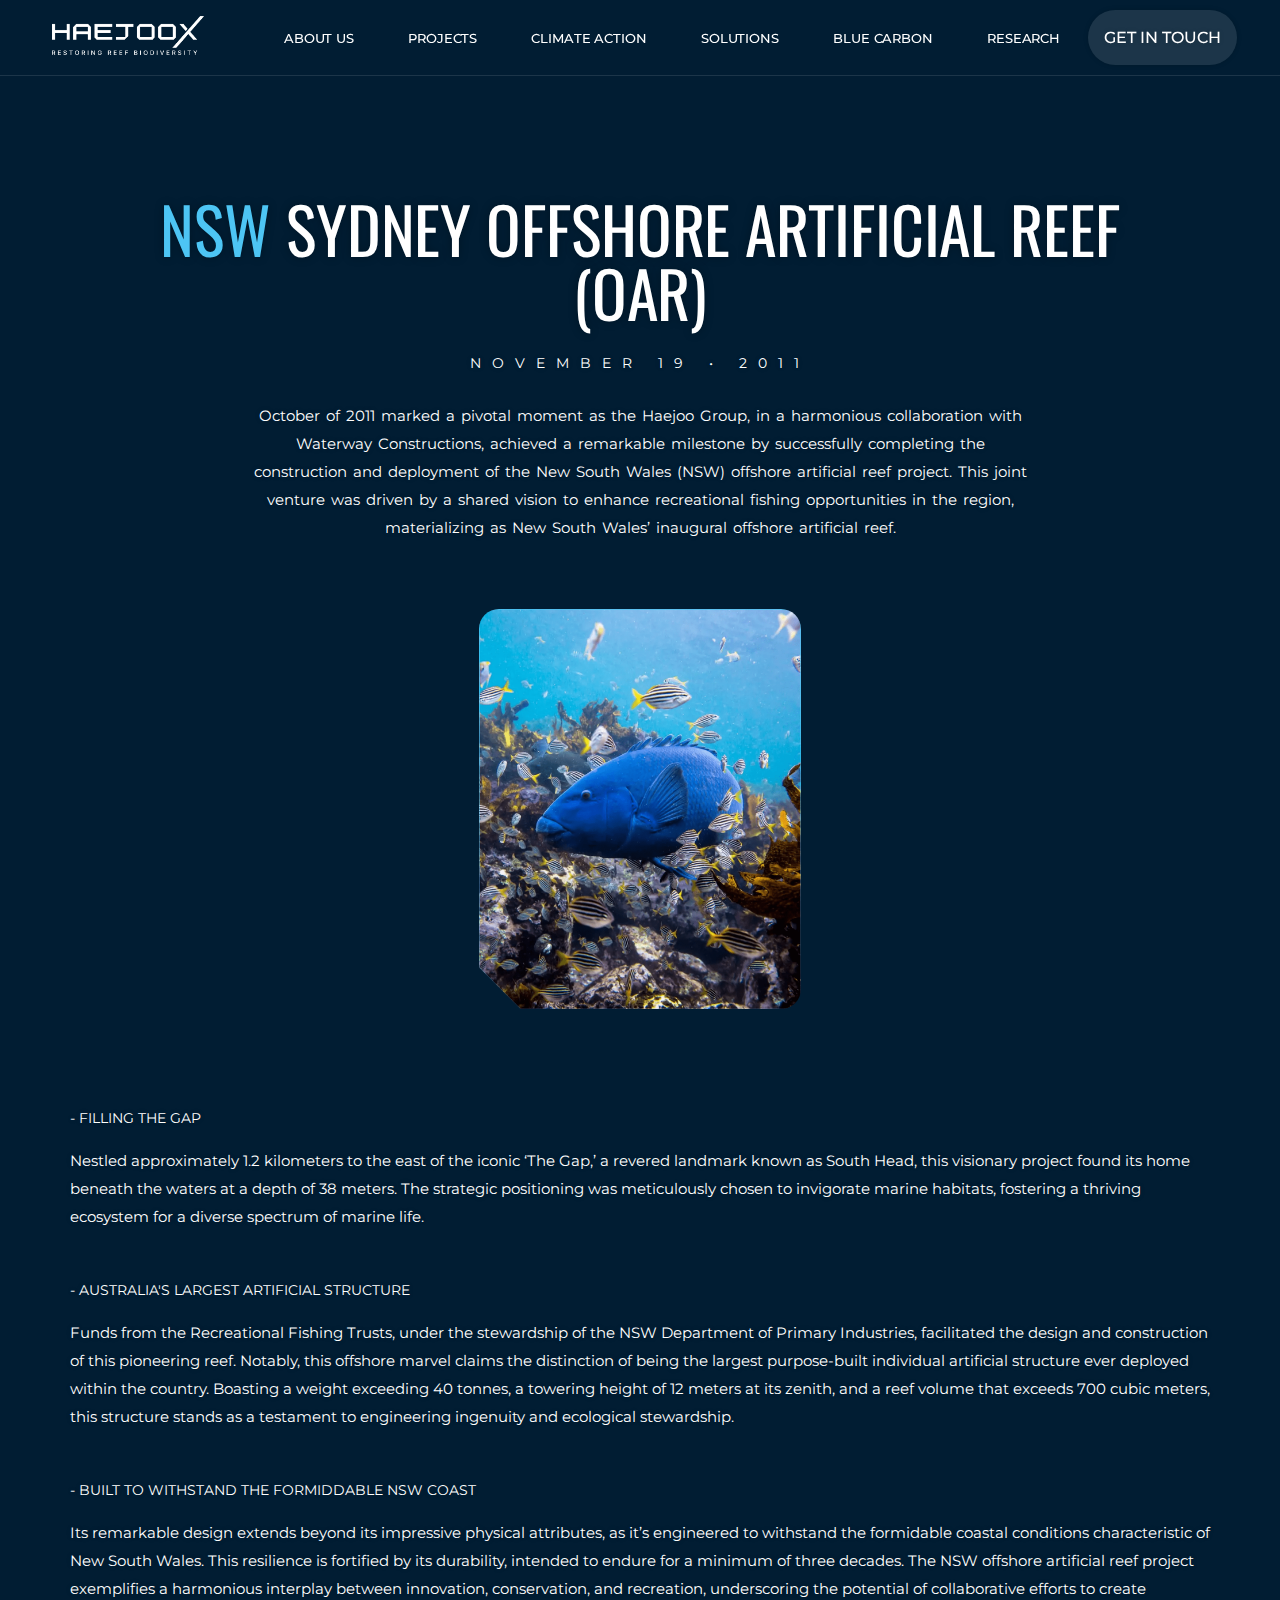
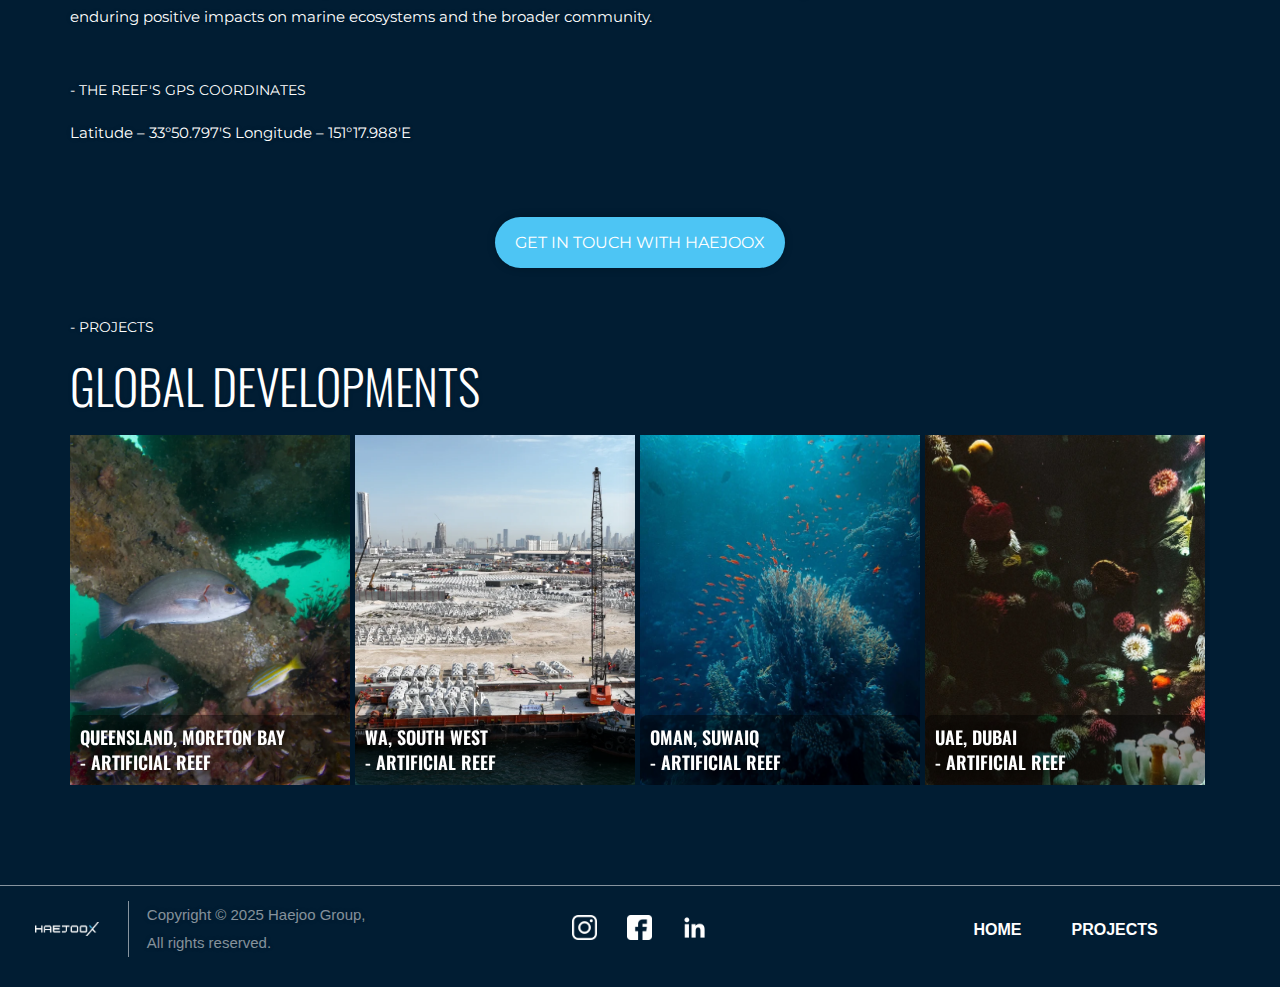
<file: projects/nsw-sydney-artificial-reef.html>
<!DOCTYPE html>
<html lang="en">

<head>
  <meta charset="UTF-8">
  <meta name="viewport" content="width=device-width, initial-scale=1.0">
  <title>Haejoox</title>
  <link rel="preconnect" href="https://fonts.googleapis.com">
  <link rel="preconnect" href="https://fonts.gstatic.com" crossorigin>
  <link href="https://fonts.googleapis.com/css2?family=Montserrat:ital,wght@0,100..900;1,100..900&family=Oswald:wght@200..700&display=swap" rel="stylesheet">
  <link rel="icon" href="/images/favicon.jpg" type="image/jpeg">
  <link href="/css/style.css" rel="stylesheet">
  <link rel="stylesheet" href="https://cdn.jsdelivr.net/npm/swiper@11/swiper-bundle.min.css" />
  <script src="https://cdn.jsdelivr.net/npm/swiper@11/swiper-bundle.min.js"></script>
</head>

<body class="projects">
  <header class="main-header">
    <div class="header-logo">
      <a href="/"><img src="/images/HAEJOOX-Logo.png" alt="Haejoox Logo"></a>
    </div>

    <!-- ✅ Hamburger button (only shows on mobile) -->
    <div class="hamburger" id="hamburger">
      <span></span>
      <span></span>
      <span></span>
    </div>

    <nav class="main-navigation" id="mobileMenu">
      <ul>
        <li><a href="/#about" class="active">About Us</a></li>
        <li><a href="/#project">Projects</a></li>
        <li><a href="/#climate">Climate Action</a></li>
        <li><a href="/#solutions">Solutions</a></li>
        <li><a href="/#blue">Blue Carbon</a></li>
        <li><a href="/#research">Research</a></li>
      </ul>
    </nav>

    <div class="header-btn">
      <a href="/#contact">Get in touch</a>
    </div>
  </header>

  <main class="main-content">
    <section class="hero-section">
      <div class="container">
        <div class="hero-content flex-column">
          <div class="hero-heading2">
            <h1><span class="blue-color">NSW</span> SYDNEY OFFSHORE Artificial reef (OAR)</h1>
            <h2 class="small-heading">November 19 • 2011</h2>
            <p>October of 2011 marked a pivotal moment as the Haejoo Group, in a harmonious collaboration with Waterway Constructions, achieved a remarkable milestone by successfully completing the construction and deployment of the New South Wales (NSW) offshore artificial reef project. This joint venture was driven by a shared vision to enhance recreational fishing opportunities in the region, materializing as New South Wales’ inaugural offshore artificial reef.</p>

          </div>
        </div>
      </div>
    </section>
    <section class="project-image">
      <div class="container">
        <div class="hero-content flex-column">
          <img src="/images/blog.webp" alt="Haejoox Logo">
        </div>
      </div>
    </section>
    <section class="project-blog">
      <div class="container">
        <div class="project-content flex-column ">
          <h2 class="small-heading">- FILLING THE GAP</h2>
          <p>Nestled approximately 1.2 kilometers to the east of the iconic ‘The Gap,’ a revered landmark known as South Head, this visionary project found its home beneath the waters at a depth of 38 meters. The strategic positioning was meticulously chosen to invigorate marine habitats, fostering a thriving ecosystem for a diverse spectrum of marine life.

          </p>
        </div>
      </div>
    </section>
    <section class="project-blog">
      <div class="container">
        <div class="project-content flex-column ">
          <h2 class="small-heading">- AUSTRALIA'S LARGEST ARTIFICIAL STRUCTURE</h2>
          <p>Funds from the Recreational Fishing Trusts, under the stewardship of the NSW Department of Primary Industries, facilitated the design and construction of this pioneering reef. Notably, this offshore marvel claims the distinction of being the largest purpose-built individual artificial structure ever deployed within the country. Boasting a weight exceeding 40 tonnes, a towering height of 12 meters at its zenith, and a reef volume that exceeds 700 cubic meters, this structure stands as a testament to engineering ingenuity and ecological stewardship.</p>
        </div>
      </div>
    </section>
    <section class="project-blog">
      <div class="container">
        <div class="project-content flex-column ">
          <h2 class="small-heading">- BUILT TO WITHSTAND THE FORMIDDABLE NSW COAST</h2>
          <p>Its remarkable design extends beyond its impressive physical attributes, as it’s engineered to withstand the formidable coastal conditions characteristic of New South Wales. This resilience is fortified by its durability, intended to endure for a minimum of three decades. The NSW offshore artificial reef project exemplifies a harmonious interplay between innovation, conservation, and recreation, underscoring the potential of collaborative efforts to create enduring positive impacts on marine ecosystems and the broader community.</p>
        </div>
      </div>
    </section>
    <section class="project-blog">
      <div class="container">
        <div class="project-content flex-column ">
          <h2 class="small-heading">- The Reef's GPS COORDINATES</h2>
          <p>Latitude – 33°50.797′S Longitude – 151°17.988′E</p>
          <div class="projects-btn">
            <a href="/#contact">GET IN TOUCH WITH HAEjOOX</a>
          </div>
        </div>
      </div>
    </section>
    <section class="project" id="project">
      <div class="container">
        <div class="project-content flex-column">
          <h2 class="small-heading">- Projects</h2>
          <h3 class="large-heading">GLOBAL DEVELOPMENTS</h3>

          <!-- ✅ Swiper Container -->
          <div class="swiper myProjectSlider">
            <div class="swiper-wrapper">

              <div class="swiper-slide">
                <a href="/projects/queensland-moreton-bay-artificial-reef.html" class="card">
                  <h2 class="card-head">QUEENSLAND, MORETON BAY <br> - ARTIFICIAL REEF</h2>
                </a>
              </div>

              <div class="swiper-slide">
                <a href="/projects/wa-south-west-artificial-reef.html" class="card">
                  <h2 class="card-head">WA, South West <br> - ARTIFICIAL REEF</h2>
                </a>
              </div>

              <div class="swiper-slide">
                <a href="/projects/oman-suwaiq-artificial-reef.html" class="card">
                  <h2 class="card-head">Oman, Suwaiq <br> - ARTIFICIAL REEF</h2>
                </a>
              </div>

              <div class="swiper-slide">
                <a href="/projects/uae-dubai-artificial-reef.html" class="card">
                  <h2 class="card-head">UAE, Dubai<br> - ARTIFICIAL REEF</h2>
                </a>
              </div>

            </div>

          </div>
        </div>
      </div>
    </section>
  </main>
  <footer class="main-footer">
    <div class="footer-copyright">
      <div class="footer-logo">
        <a href="/"><img src="/images/main-logo.png" alt="Haejoox Logo"></a>
      </div>
      <div class="copyright-text">
        <p>Copyright © 2025 Haejoo Group,
          <br>All rights reserved.
        </p>
      </div>
    </div>
    <div class="social-icon">
      <a href="https://www.instagram.com/haejoox/" target="_blank" rel="noopener noreferrer"><img src="/images/instagram.png" alt="social"></a>
      <a href="https://www.facebook.com/haejoox" target="_blank" rel="noopener noreferrer"><img src="/images/facebook.png" alt="social"></a>
      <a href="https://www.linkedin.com/company/haejoox/" target="_blank" rel="noopener noreferrer"><img src="/images/linkedin-new.png" alt="social"></a>
    </div>
    <div class="nav-bar">
      <nav class="main-navigation2">
        <ul>
          <li><a href="/">Home</a></li>
          <li><a href="/#project">Projects</a></li>
        </ul>
      </nav>
    </div>
  </footer>
  <script>
    const hamburger = document.getElementById("hamburger");
    const mobileMenu = document.getElementById("mobileMenu");
    hamburger.addEventListener("click", () => {
      hamburger.classList.toggle("active");
      mobileMenu.classList.toggle("active");
    });
  </script>

</body>

</html>
</file>
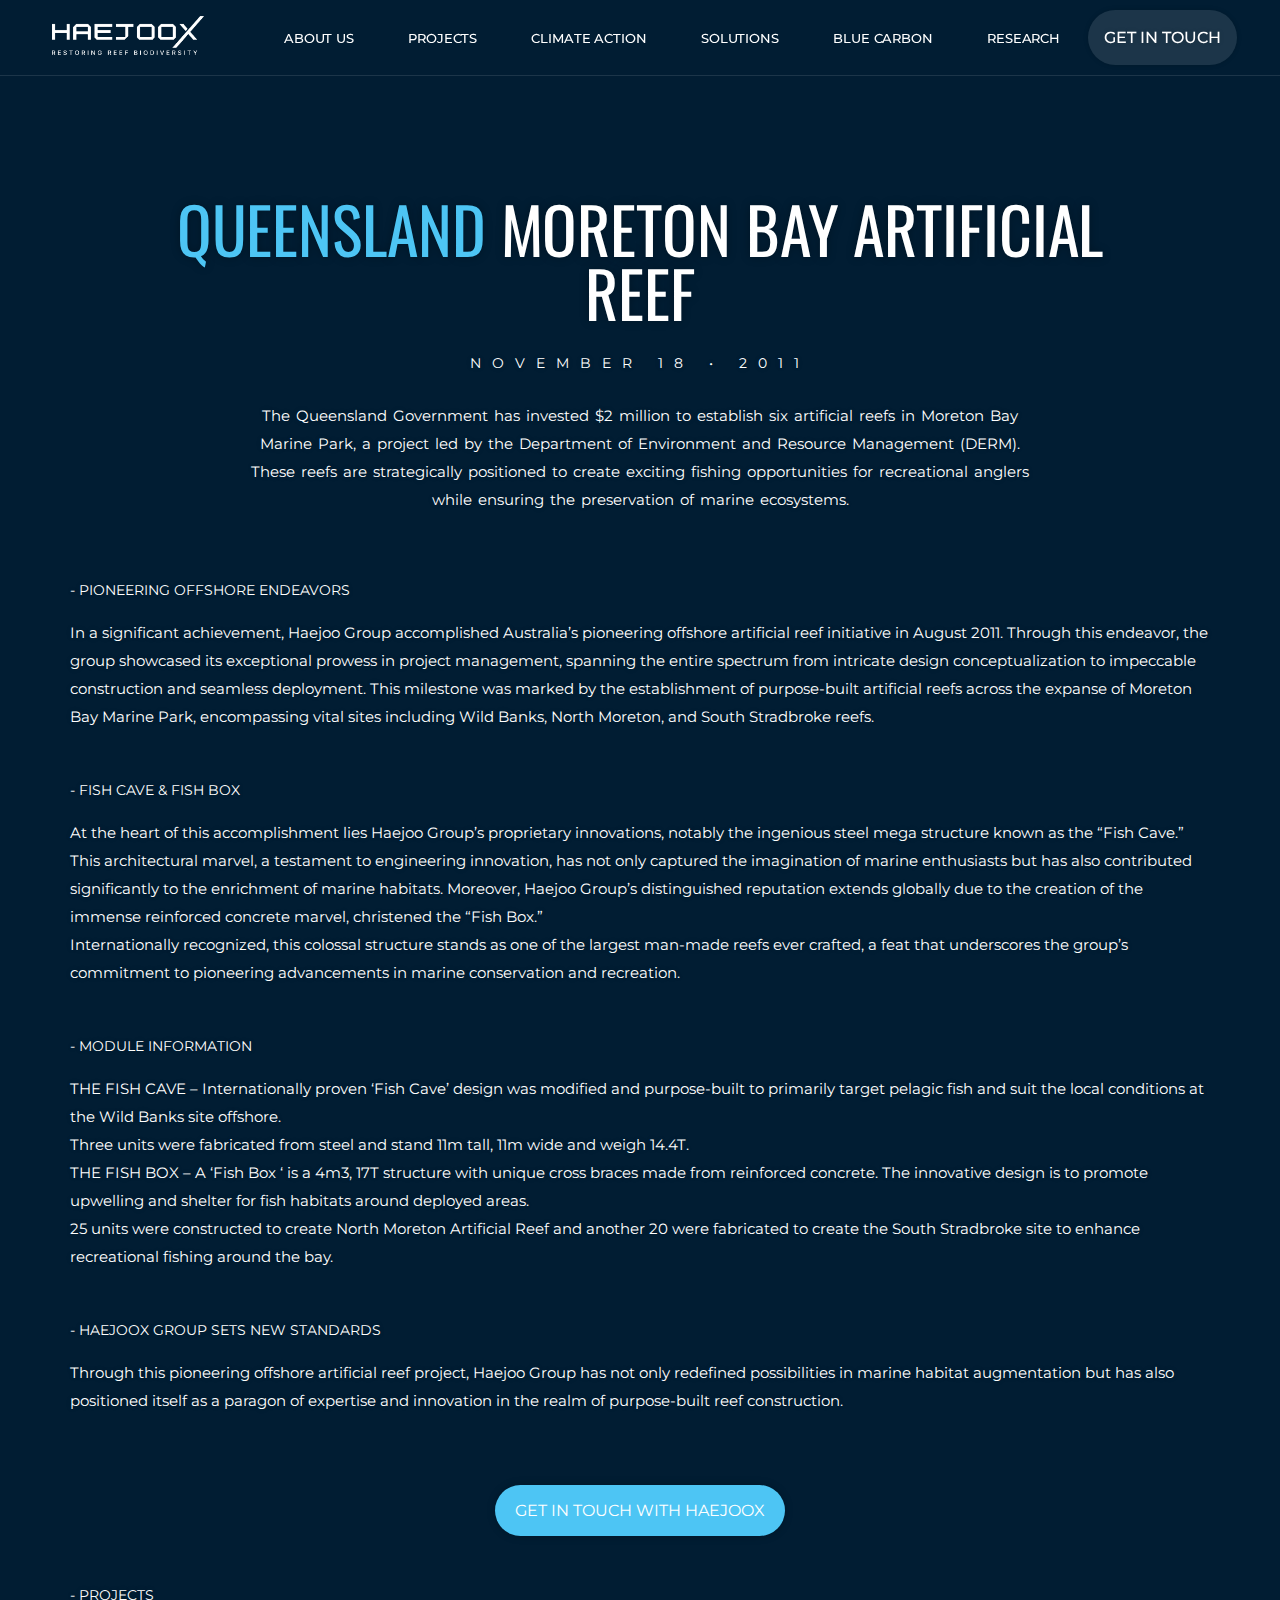
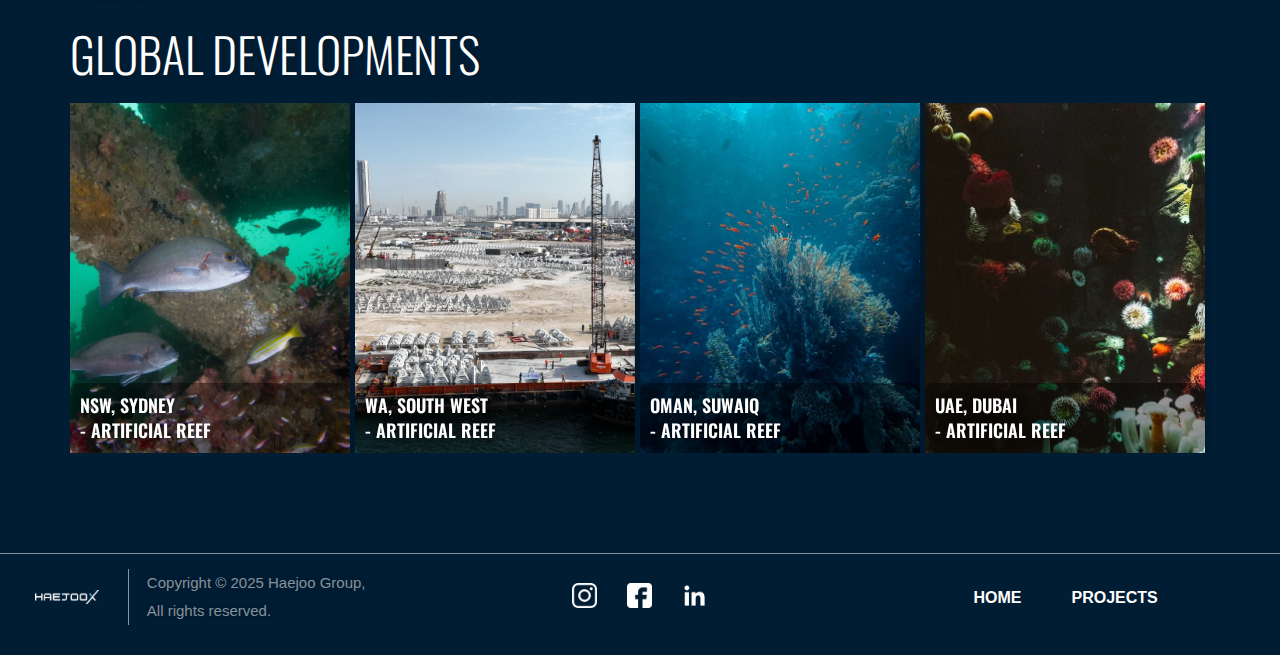
<file: projects/queensland-moreton-bay-artificial-reef.html>
<!DOCTYPE html>
<html lang="en">

<head>
  <meta charset="UTF-8">
  <meta name="viewport" content="width=device-width, initial-scale=1.0">
  <title>Haejoox</title>
  <link rel="preconnect" href="https://fonts.googleapis.com">
  <link rel="preconnect" href="https://fonts.gstatic.com" crossorigin>
  <link href="https://fonts.googleapis.com/css2?family=Montserrat:ital,wght@0,100..900;1,100..900&family=Oswald:wght@200..700&display=swap" rel="stylesheet">
  <link rel="icon" href="/images/favicon.jpg" type="image/jpeg">
  <link href="/css/style.css" rel="stylesheet">
  <link rel="stylesheet" href="https://cdn.jsdelivr.net/npm/swiper@11/swiper-bundle.min.css" />
  <script src="https://cdn.jsdelivr.net/npm/swiper@11/swiper-bundle.min.js"></script>
</head>

<body class="projects">
  <header class="main-header">
    <div class="header-logo">
      <a href="/"><img src="/images/HAEJOOX-Logo.png" alt="Haejoox Logo"></a>
    </div>

    <!-- ✅ Hamburger button (only shows on mobile) -->
    <div class="hamburger" id="hamburger">
      <span></span>
      <span></span>
      <span></span>
    </div>

    <nav class="main-navigation" id="mobileMenu">
      <ul>
        <li><a href="/#about" class="active">About Us</a></li>
        <li><a href="/#project">Projects</a></li>
        <li><a href="/#climate">Climate Action</a></li>
        <li><a href="/#solutions">Solutions</a></li>
        <li><a href="/#blue">Blue Carbon</a></li>
        <li><a href="/#research">Research</a></li>
      </ul>
    </nav>

    <div class="header-btn">
      <a href="/#contact">Get in touch</a>
    </div>
  </header>
  <main class="main-content">
    <section class="hero-section">
      <div class="container">
        <div class="hero-content flex-column">
          <div class="hero-heading2">
            <h1><span class="blue-color">Queensland</span> Moreton Bay Artificial reef</h1>
            <h2 class="small-heading">November 18 • 2011</h2>
            <p>The Queensland Government has invested $2 million to establish six artificial reefs in Moreton Bay Marine Park, a project led by the Department of Environment and Resource Management (DERM). These reefs are strategically positioned to create exciting fishing opportunities for recreational anglers while ensuring the preservation of marine ecosystems.</p>
          </div>
        </div>
      </div>
    </section>
    <section class="project-blog">
      <div class="container">
        <div class="project-content flex-column ">
          <h2 class="small-heading">- PIONEERING OFFSHORE ENDEAVORS</h2>
          <p>In a significant achievement, Haejoo Group accomplished Australia’s pioneering offshore artificial reef initiative in August 2011. Through this endeavor, the group showcased its exceptional prowess in project management, spanning the entire spectrum from intricate design conceptualization to impeccable construction and seamless deployment. This milestone was marked by the establishment of purpose-built artificial reefs across the expanse of Moreton Bay Marine Park, encompassing vital sites including Wild Banks, North Moreton, and South Stradbroke reefs.</p>
        </div>
      </div>
    </section>
    <section class="project-blog">
      <div class="container">
        <div class="project-content flex-column ">
          <h2 class="small-heading">- FISH CAVE & FISH BOX</h2>
          <p>At the heart of this accomplishment lies Haejoo Group’s proprietary innovations, notably the ingenious steel mega structure known as the “Fish Cave.” This architectural marvel, a testament to engineering innovation, has not only captured the imagination of marine enthusiasts but has also contributed significantly to the enrichment of marine habitats. Moreover, Haejoo Group’s distinguished reputation extends globally due to the creation of the immense reinforced concrete marvel, christened the “Fish Box.” <br>Internationally recognized, this colossal structure stands as one of the largest man-made reefs ever crafted, a feat that underscores the group’s commitment to pioneering advancements in marine conservation and recreation.</p>
        </div>
      </div>
    </section>
    <section class="project-blog">
      <div class="container">
        <div class="project-content flex-column ">
          <h2 class="small-heading">- MODULE INFORMATION</h2>
          <p>THE FISH CAVE – Internationally proven ‘Fish Cave’ design was modified and purpose-built to primarily target pelagic fish and suit the local conditions at the Wild Banks site offshore.<br> Three units were fabricated from steel and stand 11m tall, 11m wide and weigh 14.4T. <br>THE FISH BOX – A ‘Fish Box ‘ is a 4m3, 17T structure with unique cross braces made from reinforced concrete. The innovative design is to promote upwelling and shelter for fish habitats around deployed areas. <br>25 units were constructed to create North Moreton Artificial Reef and another 20 were fabricated to create the South Stradbroke site to enhance recreational fishing around the bay.</p>
        </div>

      </div>
    </section>
    <section class="project-blog">
      <div class="container">
        <div class="project-content flex-column ">
          <h2 class="small-heading">- HaejooX Group Sets New Standards</h2>
          <p>Through this pioneering offshore artificial reef project, Haejoo Group has not only redefined possibilities in marine habitat augmentation but has also positioned itself as a paragon of expertise and innovation in the realm of purpose-built reef construction.</p>
          <div class="projects-btn">
            <a href="/#contact">GET IN TOUCH WITH HAEjOOX</a>
          </div>
        </div>
      </div>
    </section>
    <section class="project" id="project">
      <div class="container">
        <div class="project-content flex-column">
          <h2 class="small-heading">- Projects</h2>
          <h3 class="large-heading">GLOBAL DEVELOPMENTS</h3>

          <!-- ✅ Swiper Container -->
          <div class="swiper myProjectSlider">
            <div class="swiper-wrapper">

              <div class="swiper-slide">
                <a href="/projects/nsw-sydney-artificial-reef.html" class="card">
                  <h2 class="card-head">NSW, SYDNEY <br> - ARTIFICIAL REEF</h2>
                </a>
              </div>

              <div class="swiper-slide">
                <a href="/projects/wa-south-west-artificial-reef.html" class="card">
                  <h2 class="card-head">WA, South West <br> - ARTIFICIAL REEF</h2>
                </a>
              </div>

              <div class="swiper-slide">
                <a href="/projects/oman-suwaiq-artificial-reef.html" class="card">
                  <h2 class="card-head">Oman, Suwaiq <br> - ARTIFICIAL REEF</h2>
                </a>
              </div>

              <div class="swiper-slide">
                <a href="/projects/uae-dubai-artificial-reef.html" class="card">
                  <h2 class="card-head">UAE, Dubai<br> - ARTIFICIAL REEF</h2>
                </a>
              </div>

            </div>
          </div>
        </div>
      </div>
    </section>
  </main>
  <footer class="main-footer">
    <div class="footer-copyright">
      <div class="footer-logo">
        <a href="/"><img src="/images/main-logo.png" alt="Haejoox Logo"></a>
      </div>
      <div class="copyright-text">
        <p>Copyright © 2025 Haejoo Group,
          <br>All rights reserved.
        </p>
      </div>
    </div>
    <div class="social-icon">
      <a href="https://www.instagram.com/haejoox/" target="_blank" rel="noopener noreferrer"><img src="/images/instagram.png" alt="social"></a>
      <a href="https://www.facebook.com/haejoox" target="_blank" rel="noopener noreferrer"><img src="/images/facebook.png" alt="social"></a>
      <a href="https://www.linkedin.com/company/haejoox/" target="_blank" rel="noopener noreferrer"><img src="/images/linkedin-new.png" alt="social"></a>
    </div>
    <div class="nav-bar">
      <nav class="main-navigation2">
        <ul>
          <li><a href="/">Home</a></li>
          <li><a href="/#project">Projects</a></li>
        </ul>
      </nav>
    </div>
  </footer>
  <script>
    const hamburger = document.getElementById("hamburger");
    const mobileMenu = document.getElementById("mobileMenu");
    hamburger.addEventListener("click", () => {
      hamburger.classList.toggle("active");
      mobileMenu.classList.toggle("active");
    });
  </script>
</body>

</html>
</file>
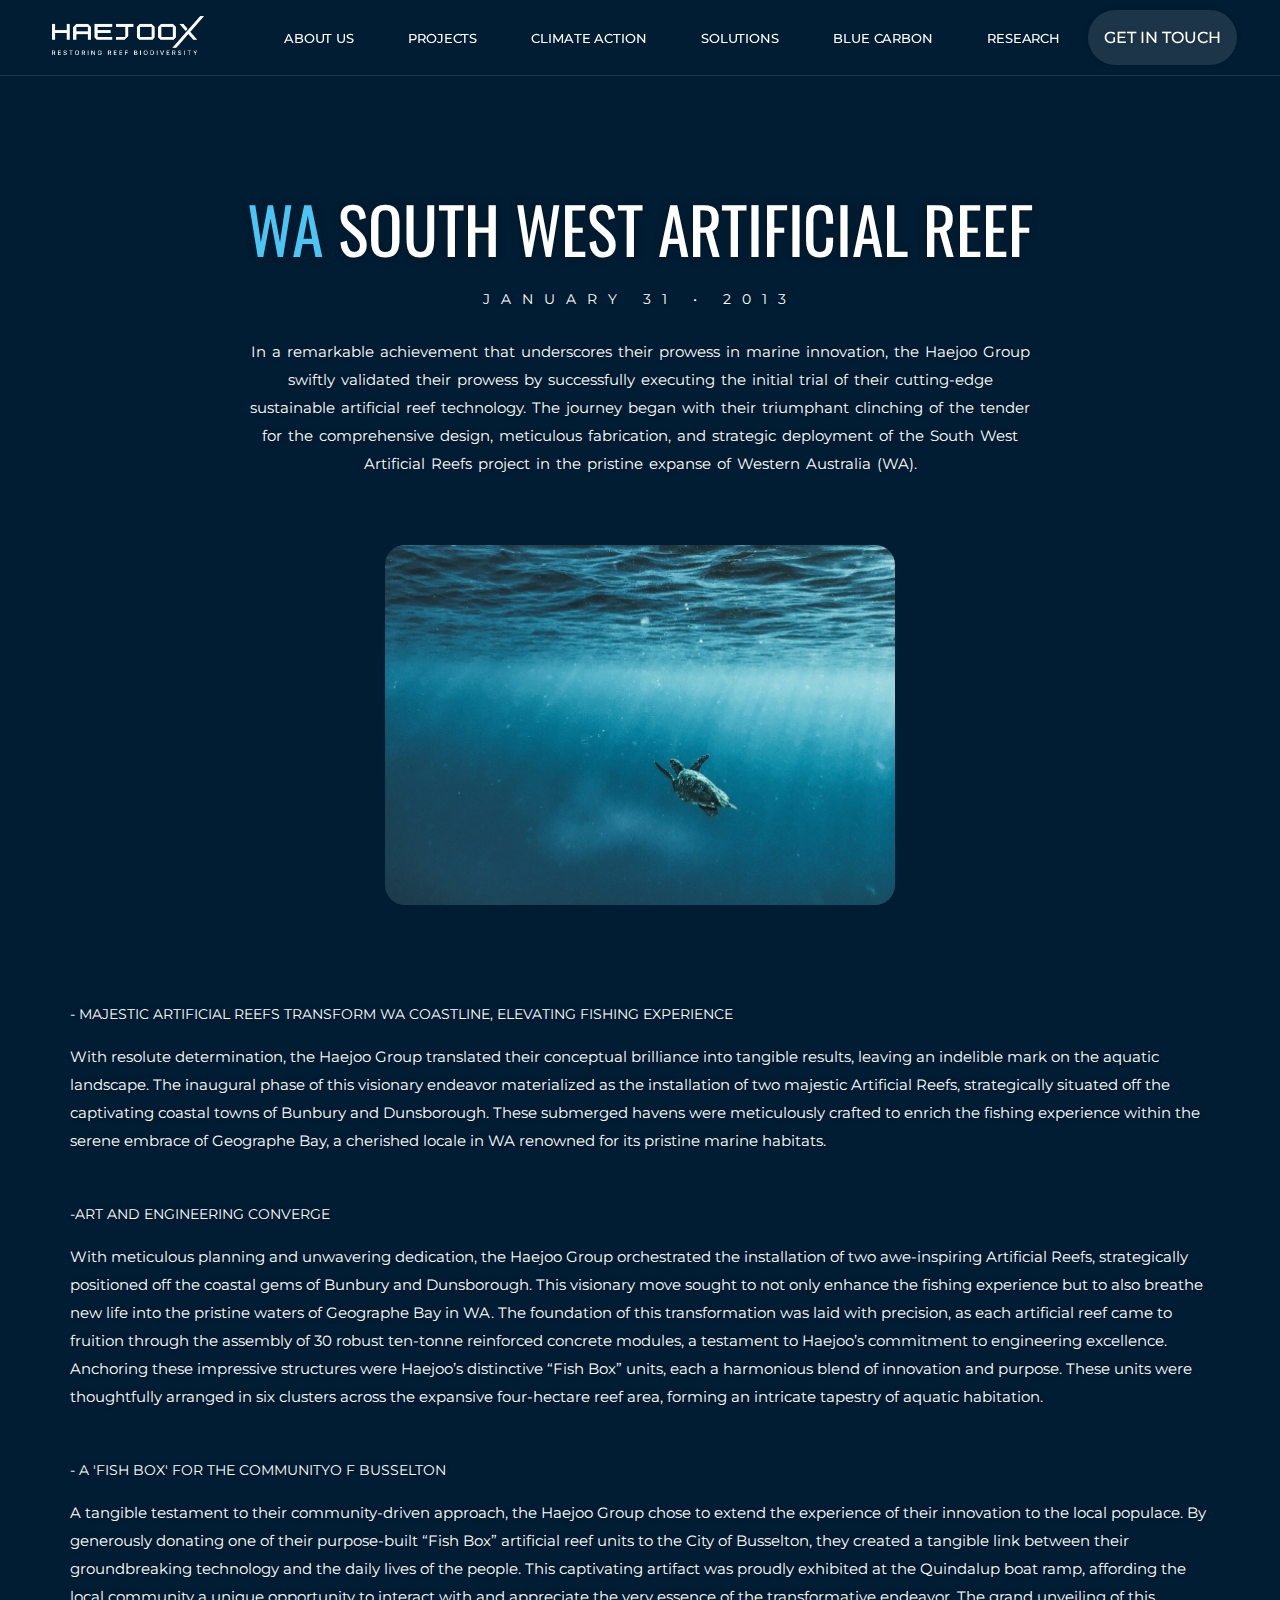
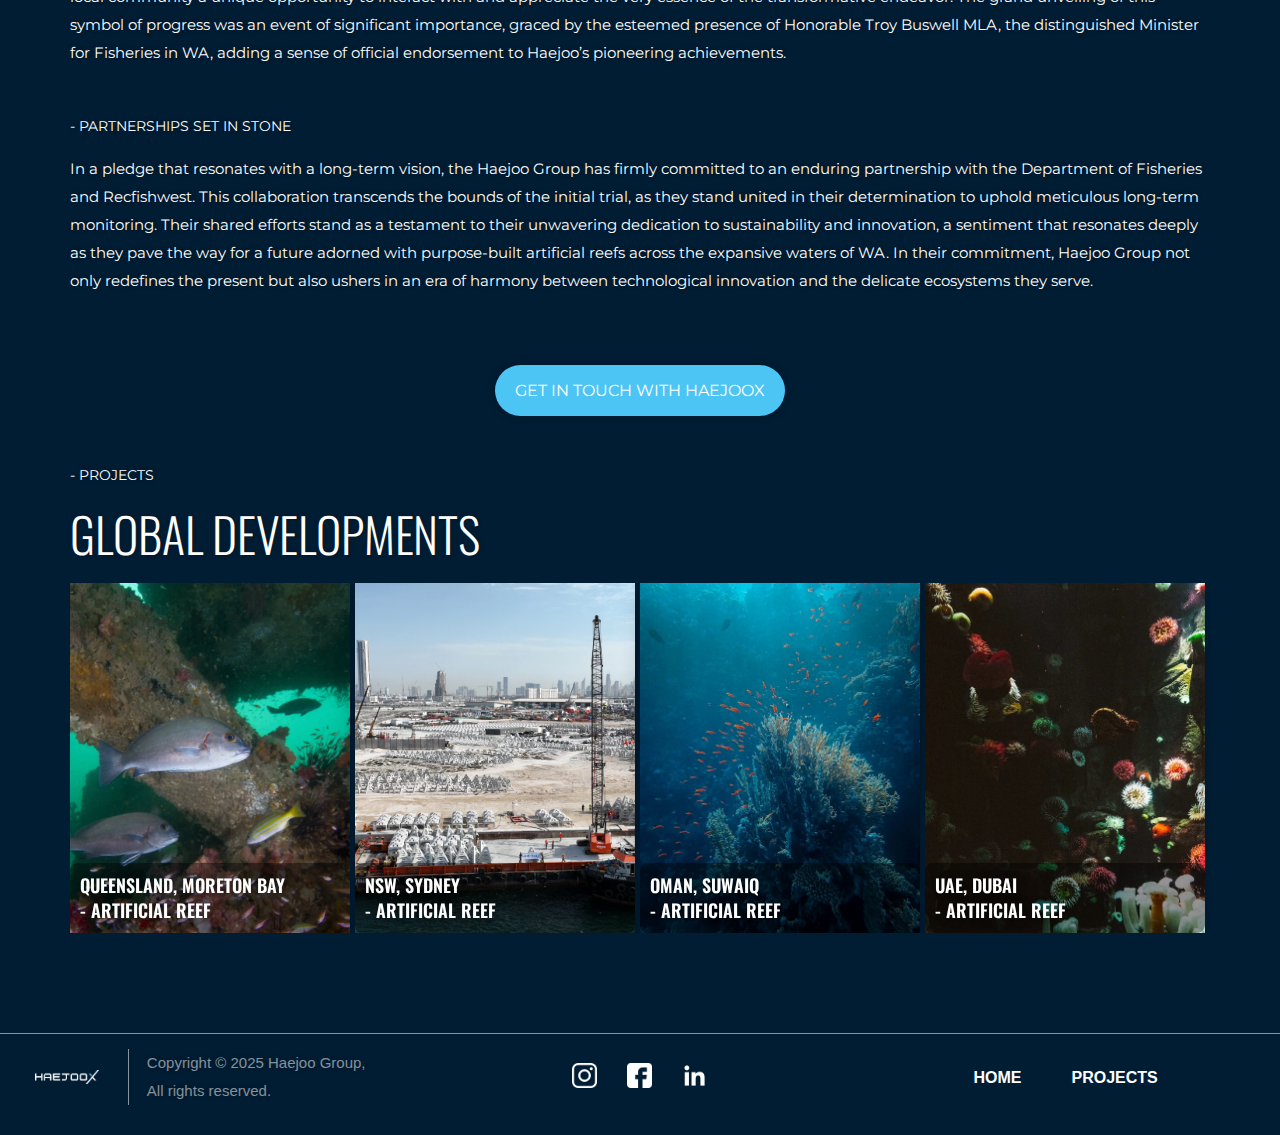
<file: projects/wa-south-west-artificial-reef.html>
<!DOCTYPE html>
<html lang="en">

<head>
  <meta charset="UTF-8">
  <meta name="viewport" content="width=device-width, initial-scale=1.0">
  <title>Haejoox</title>
  <link rel="preconnect" href="https://fonts.googleapis.com">
  <link rel="preconnect" href="https://fonts.gstatic.com" crossorigin>
  <link href="https://fonts.googleapis.com/css2?family=Montserrat:ital,wght@0,100..900;1,100..900&family=Oswald:wght@200..700&display=swap" rel="stylesheet">
  <link rel="icon" href="/images/favicon.jpg" type="image/jpeg">
  <link href="/css/style.css" rel="stylesheet">
  <link rel="stylesheet" href="https://cdn.jsdelivr.net/npm/swiper@11/swiper-bundle.min.css" />
  <script src="https://cdn.jsdelivr.net/npm/swiper@11/swiper-bundle.min.js"></script>
</head>

<body class="projects">
  <header class="main-header">
    <div class="header-logo">
      <a href="/"><img src="/images/HAEJOOX-Logo.png" alt="Haejoox Logo"></a>
    </div>

    <!-- ✅ Hamburger button (only shows on mobile) -->
    <div class="hamburger" id="hamburger">
      <span></span>
      <span></span>
      <span></span>
    </div>

    <nav class="main-navigation" id="mobileMenu">
      <ul>
        <li><a href="/#about" class="active">About Us</a></li>
        <li><a href="/#project">Projects</a></li>
        <li><a href="/#climate">Climate Action</a></li>
        <li><a href="/#solutions">Solutions</a></li>
        <li><a href="/#blue">Blue Carbon</a></li>
        <li><a href="/#research">Research</a></li>
      </ul>
    </nav>

    <div class="header-btn">
      <a href="/#contact">Get in touch</a>
    </div>
  </header>
  <main class="main-content">
    <section class="hero-section">
      <div class="container">
        <div class="hero-content flex-column">
          <div class="hero-heading2">
            <h1><span class="blue-color">WA</span> SOUTH WEST Artificial reef</h1>
            <h2 class="small-heading">January 31 • 2013</h2>
            <p>In a remarkable achievement that underscores their prowess in marine innovation, the Haejoo Group swiftly validated their prowess by successfully executing the initial trial of their cutting-edge sustainable artificial reef technology. The journey began with their triumphant clinching of the tender for the comprehensive design, meticulous fabrication, and strategic deployment of the South West Artificial Reefs project in the pristine expanse of Western Australia (WA).</p>
          </div>
        </div>
      </div>
    </section>
    <section class="project-image">
      <div class="container">
        <div class="hero-content flex-column" id="important">
          <img src="/images/WA-banner.jpg" alt="Haejoox Logo">
        </div>
      </div>
    </section>
    <section class="project-blog">
      <div class="container">
        <div class="project-content flex-column ">
          <h2 class="small-heading">- Majestic Artificial Reefs Transform WA Coastline, Elevating Fishing Experience</h2>
          <p>With resolute determination, the Haejoo Group translated their conceptual brilliance into tangible results, leaving an indelible mark on the aquatic landscape. The inaugural phase of this visionary endeavor materialized as the installation of two majestic Artificial Reefs, strategically situated off the captivating coastal towns of Bunbury and Dunsborough. These submerged havens were meticulously crafted to enrich the fishing experience within the serene embrace of Geographe Bay, a cherished locale in WA renowned for its pristine marine habitats.</p>
        </div>
      </div>
    </section>
    <section class="project-blog">
      <div class="container">
        <div class="project-content flex-column ">
          <h2 class="small-heading">-Art and Engineering Converge</h2>
          <p>With meticulous planning and unwavering dedication, the Haejoo Group orchestrated the installation of two awe-inspiring Artificial Reefs, strategically positioned off the coastal gems of Bunbury and Dunsborough. This visionary move sought to not only enhance the fishing experience but to also breathe new life into the pristine waters of Geographe Bay in WA. The foundation of this transformation was laid with precision, as each artificial reef came to fruition through the assembly of 30 robust ten-tonne reinforced concrete modules, a testament to Haejoo’s commitment to engineering excellence. Anchoring these impressive structures were Haejoo’s distinctive “Fish Box” units, each a harmonious blend of innovation and purpose. These units were thoughtfully arranged in six clusters across the expansive four-hectare reef area, forming an intricate tapestry of aquatic habitation.</p>
        </div>
      </div>
    </section>
    <section class="project-blog">
      <div class="container">
        <div class="project-content flex-column ">
          <h2 class="small-heading">- A 'FISH BOX' for the communityo f BUSSELTON</h2>
          <p>A tangible testament to their community-driven approach, the Haejoo Group chose to extend the experience of their innovation to the local populace. By generously donating one of their purpose-built “Fish Box” artificial reef units to the City of Busselton, they created a tangible link between their groundbreaking technology and the daily lives of the people. This captivating artifact was proudly exhibited at the Quindalup boat ramp, affording the local community a unique opportunity to interact with and appreciate the very essence of the transformative endeavor. The grand unveiling of this symbol of progress was an event of significant importance, graced by the esteemed presence of Honorable Troy Buswell MLA, the distinguished Minister for Fisheries in WA, adding a sense of official endorsement to Haejoo’s pioneering achievements.</p>
        </div>
      </div>
    </section>
    <section class="project-blog">
      <div class="container">
        <div class="project-content flex-column ">
          <h2 class="small-heading">- PARTNERSHIPS SET IN STONE</h2>
          <p>In a pledge that resonates with a long-term vision, the Haejoo Group has firmly committed to an enduring partnership with the Department of Fisheries and Recfishwest. This collaboration transcends the bounds of the initial trial, as they stand united in their determination to uphold meticulous long-term monitoring. Their shared efforts stand as a testament to their unwavering dedication to sustainability and innovation, a sentiment that resonates deeply as they pave the way for a future adorned with purpose-built artificial reefs across the expansive waters of WA. In their commitment, Haejoo Group not only redefines the present but also ushers in an era of harmony between technological innovation and the delicate ecosystems they serve.

          </p>
          <div class="projects-btn">
            <a href="/#contact">GET IN TOUCH WITH HAEjOOX</a>
          </div>
        </div>
      </div>
    </section>

    <section class="project" id="project">
      <div class="container">
        <div class="project-content flex-column">
          <h2 class="small-heading">- Projects</h2>
          <h3 class="large-heading">GLOBAL DEVELOPMENTS</h3>

          <!-- ✅ Swiper Container -->
          <div class="swiper myProjectSlider">
            <div class="swiper-wrapper">

              <div class="swiper-slide">
                <a href="/projects/queensland-moreton-bay-artificial-reef.html" class="card">
                  <h2 class="card-head">QUEENSLAND, MORETON BAY <br> - ARTIFICIAL REEF</h2>
                </a>
              </div>

              <div class="swiper-slide">
                <a href="/projects/nsw-sydney-artificial-reef.html" class="card">
                  <h2 class="card-head">NSW, SYDNEY <br> - ARTIFICIAL REEF</h2>
                </a>
              </div>

              <div class="swiper-slide">
                <a href="/projects/oman-suwaiq-artificial-reef.html" class="card">
                  <h2 class="card-head">Oman, Suwaiq <br> - ARTIFICIAL REEF</h2>
                </a>
              </div>

              <div class="swiper-slide">
                <a href="/projects/uae-dubai-artificial-reef.html" class="card">
                  <h2 class="card-head">UAE, Dubai<br> - ARTIFICIAL REEF</h2>
                </a>
              </div>

            </div>
          </div>
        </div>
      </div>
    </section>
  </main>

  <footer class="main-footer">
    <div class="footer-copyright">
      <div class="footer-logo">
        <a href="/"><img src="/images/main-logo.png" alt="Haejoox Logo"></a>
      </div>
      <div class="copyright-text">
        <p>Copyright © 2025 Haejoo Group,
          <br>All rights reserved.
        </p>
      </div>
    </div>
    <div class="social-icon">
      <a href="https://www.instagram.com/haejoox/" target="_blank" rel="noopener noreferrer"><img src="/images/instagram.png" alt="social"></a>
      <a href="https://www.facebook.com/haejoox" target="_blank" rel="noopener noreferrer"><img src="/images/facebook.png" alt="social"></a>
      <a href="https://www.linkedin.com/company/haejoox/" target="_blank" rel="noopener noreferrer"><img src="/images/linkedin-new.png" alt="social"></a>
    </div>
    <div class="nav-bar">
      <nav class="main-navigation2">
        <ul>
          <li><a href="/">Home</a></li>
          <li><a href="/#project">Projects</a></li>
        </ul>
      </nav>
    </div>
  </footer>
  <script>
    const hamburger = document.getElementById("hamburger");
    const mobileMenu = document.getElementById("mobileMenu");
    hamburger.addEventListener("click", () => {
      hamburger.classList.toggle("active");
      mobileMenu.classList.toggle("active");
    });
  </script>

</body>

</html>
</file>
<file: css/style.css>
html {
  -webkit-box-sizing: border-box;
  -moz-box-sizing: border-box;
  box-sizing: border-box;
  scroll-behavior: smooth;
}

*,
*:before,
*:after {
  -webkit-box-sizing: inherit;
  -moz-box-sizing: inherit;
  box-sizing: inherit;
}
html,
body {
  padding: 0px;
  margin: 0px;
}
body {
  background-color: #011d33;
  background-image: url("../images/body-background.webp");
  background-repeat: no-repeat;
  background-size: cover;
  font-family: "Montserrat", sans-serif;
  color: #fff;
}
body.projects {
  background-color: #011d33 !important;
  background-image: none;
}
h1,
h2,
h3,
h4,
h5,
h6,
p,
ul {
  margin: 0;
  padding: 0;
}
p {
  font-size: 15px;
  font-weight: 400;
  line-height: 28px;
  text-shadow: 0px 0px 5px rgba(0, 0, 0, 0.22);
}
h1,
h2,
h3,
h4,
h5,
h6 {
  font-family: "Oswald", sans-serif;
  font-weight: 400;
}
.container {
  width: 100%;
  max-width: 1140px;
  margin: 0 auto;
}
.flex-row {
  display: flex;
  gap: 80px;
}
.header-logo img {
  width: 50% !important;
}
.flex-column {
  display: flex;
  flex-direction: column;
  gap: 20px;
}
.hero-content {
  display: flex;
  flex-direction: column;
  gap: 20px;
  align-items: center;
}
.column-half {
  width: 50%;
}
.large-heading {
  font-size: 48px;
  font-weight: 300;
  text-transform: uppercase;
  letter-spacing: -0.1px;
  text-shadow: 0px 0px 5px rgba(0, 0, 0, 0.16);
  line-height: 59px;
}
.small-heading {
  font-family: "Montserrat", sans-serif;
  font-size: 14px;
  font-weight: 400;
  text-transform: uppercase;
  letter-spacing: 2%;
  text-shadow: 0px 0px 5px rgba(0, 0, 0, 0.22);
}
header.main-header {
  display: flex;
  align-items: center;
  justify-content: center;
  border-bottom: 1px solid #ffffff1c;
  padding: 10px 0px;
}
header.main-header .header-logo {
  width: 20%;
  text-align: center;
}
header.main-header .main-navigation {
  width: 65%;
}
header.main-header .header-btn {
  width: 15%;
}
.header-logo img {
  width: 38%;
}
.footer-logo img {
  width: 38%;
}
header.main-header .main-navigation ul {
  position: sticky;
  display: flex;
  align-items: center;
  list-style: none;
  justify-content: center;
  padding: 0;
  margin: 0;
}
header.main-header .main-navigation ul li a {
  font-size: 13px;
  font-weight: 500;
  text-transform: uppercase;
  text-decoration: none;
  letter-spacing: -0.1px;
  padding: 13px 12px;
  color: #fff;
}
header.main-header .header-btn a {
  font-size: 16px;
  font-weight: 500;
  text-transform: uppercase;
  text-decoration: none;
  color: #fff;
  text-shadow: 0px 0px 5px rgba(0, 0, 0, 0.16);
  background-color: #ffffff1c;
  border-radius: 53px;
  box-shadow: 0px 0px 5px 0px rgba(0, 0, 0, 0.16);
  padding: 18px 16px;
  display: inline-block;
}
.main-header {
  top: 0;
  width: 100%;
  z-index: 999;
  transition: box-shadow 0.3s ease;
}

.main-header.scrolled {
  box-shadow: 0 4px 10px rgba(0, 0, 0, 0.1);
  background: rgba(1, 1, 1, 0.4);
}

section.hero {
  background-image: url("../images/hero-content-banner.png");
  background-position: center center;
  background-repeat: no-repeat;
  background-size: contain;
  display: flex;
  height: 100vh;
  align-items: center;
}
.hero-content {
  text-align: center;
}
.new-color {
  color: #ffffff00;
  -webkit-text-stroke: 1px #fff;
}
.hero-heading {
  padding: 0px;
  width: 94%;
}
.hero-heading2 {
  margin: 0px 0px -13px 0px;
  padding: 120px 80px 0px 80px;
}
.hero-heading h1 {
  font-size: 64px;
  line-height: 1.3;
  text-transform: uppercase;
  letter-spacing: 3px;
}
.hero-heading2 h1 {
  font-size: 64px;
  letter-spacing: -0.1px;
  text-shadow: 0px 0px 10px rgba(0, 0, 0, 0.3);
  line-height: 1;
  text-transform: uppercase;
}
.hero-btn {
  padding: 20px 0px 0px 0px;
}
.hero-btn a {
  font-size: 14px;
  font-weight: 500;
  text-decoration: none;
  color: #50a9ed;
  background-color: #ffffff;
  border-radius: 100px 100px 100px 100px;
  letter-spacing: 1px;
  padding: 18px 20px 18px 20px;
  display: inline-block;
}
.blue-color {
  color: #4dc5f4;
}
.about {
  padding-top: 300px !important;
}
section.about-section {
  padding: 100px 0px;
}
.about-list-content ul {
  list-style: none;
  counter-reset: my-counter;
  gap: 24px;
}
.about-list-content ul li {
  counter-increment: my-counter;
  position: relative;
  display: flex;
  padding-bottom: 24px;
  border-bottom: 1px solid #ffffff29;
}
.about-list-content ul li::before {
  content: counter(my-counter, decimal-leading-zero);
  color: #ffffff4d;
  font-family: "Oswald", sans-serif;
  font-size: 24px;
  letter-spacing: -0.1px;
  text-shadow: 0px 0px 5px rgba(0, 0, 0, 0.16);
  width: 5%;
  text-align: right;
}
.about-list-content ul li h2 {
  font-size: 24px;
  letter-spacing: -0.1px;
  padding-left: 35px;
  text-transform: uppercase;
  width: 85%;
  font-weight: 300;
}
.about-content {
  padding-top: 20px;
}

.about-text-content h3 span {
  display: block;
}
section.project-section {
  padding: 100px 0px;
}
.projeft-content {
  gap: 10px;
}
.card-head {
  font-size: 20px;
  padding: 10px 18px;
  background-color: #011d33a6;
  text-transform: uppercase;
  width: 100%;
}
.card {
  width: 280px;
  height: 280px;
  display: flex;
  align-items: end;
  margin: 0px !important;
}
.climate,
.solutions,
.blue,
.research,
.video,
.contact,
.project,
.about,
.vertical-gallery {
  padding: 50px 0px;
}
.project {
  padding-bottom: 20px;
}
.solution-btn {
  padding: 20px 0px;
}
.solution-btn a,
.projects-btn a {
  margin-top: 20px;
  padding: 16px 20px;
  font-size: 16px;
  font-weight: 400;
  text-transform: uppercase;
  text-decoration: none;
  border-radius: 32px 32px 32px 32px;
  box-shadow: 0px 0px 8px 0px rgba(0, 0, 0, 0.24);
  background: #011d33;
  color: white;
}

.video-sub {
  max-width: 1140px;
  height: 300px;
}
.main-footer {
  display: flex;
  margin-top: 80px;
  padding: 15px 0px 30px 0px;
  border-top: 1px solid #ffffff87;
}

.footer-copyright {
  display: flex;
  align-items: center;
}
.footer-logo {
  width: 30%;
}
.footer-logo img {
  width: 105%;
  padding: 0px 35px;
}
.copyright-text {
  color: #ffffff87;
  font-family: "TT Lakes Neue", Sans-serif;
  font-size: 14px;
  font-weight: 400;
  line-height: 22px;
  text-shadow: 0px 0px 10px rgba(0, 0, 0, 0.55);
  padding: 0px 0px 0px 18px;
  border-left: 1px solid #ffffff87;
}
.footer-copyright,
.social-icon,
.nav-bar {
  width: 33.3%;
}
.footer-logo a {
  display: flex;
  align-items: center;
}

.main-navigation2 ul {
  gap: 50px;
  display: flex;
  align-items: center;
  justify-content: center;
  list-style: none;
}
.main-navigation2 a {
  font-family: "Monda", Sans-serif;
  font-size: 16px;
  font-weight: 700;
  color: white;
  text-decoration: none;
  text-transform: uppercase;
}
.nav-bar,
.social-icon {
  display: flex;
  justify-content: center;
  align-items: center;
}
.social-icon {
  gap: 30px;
}
.social-icon img {
  width: 25px;
  height: 25px;
}
.projeft-content.flex-row.slick-initialized {
  display: block !important;
}

.projeft-content.flex-row .card {
  margin: 0 10px; /* optional spacing between slides */
}

input[type="text"],
input[type="email"],
textarea {
  margin-top: 20px;
  /* width: 100%; */
  width: 100%;
  border: 0;
  border-bottom: 1px solid #69727d;
  background-color: transparent;
  vertical-align: middle;
  flex-grow: 1;
  padding: 0.5rem 1rem;
}
.submit-btn {
  display: inline-block;
  font-family: "TT Lakes Neue", Sans-serif;
  font-size: 16px;
  font-weight: 500;
  text-decoration: none;
  border-radius: 33px;
  background-color: #ffffff; /* white background */
  color: #000000; /* text color, adjust if needed */
  padding: 12px 30px; /* top/bottom and left/right padding */
  text-align: center;
  cursor: pointer;
  transition: background-color 0.3s, color 0.3s;
}

.submit-btn:hover {
  background-color: #f0f0f0; /* subtle hover effect */
  color: #000000;
}
.contact-content {
  padding-bottom: 30px;
}

/* Mobile & Tablet Responsive */
@media (max-width: 1024px) {
  .container {
    max-width: 90%;
    padding: 0 20px;
  }

  .flex-row {
    flex-direction: column;
    gap: 30px; /* smaller gap for vertical stacking */
  }

  .column-half {
    width: 100%;
  }

  header.main-header {
    flex-direction: column;
    align-items: flex-start;
    padding: 10px 20px;
  }

  header.main-header .header-logo,
  header.main-header .main-navigation,
  header.main-header .header-btn {
    width: 100%;
    text-align: center;
    margin-bottom: 10px;
  }

  .hero-heading {
    padding: 80px 20px 0px 20px;
  }

  .hero-heading h1 {
    font-size: 36px;
    line-height: 44px;
  }

  .hero-btn a {
    padding: 14px 16px;
    font-size: 14px;
  }

  .large-heading {
    font-size: 32px;
    line-height: 40px;
  }

  .card {
    width: 100%;
    height: auto;
    margin-bottom: 20px;
  }

  .card-head {
    font-size: 18px;
    padding: 8px 12px;
  }

  .projeft-content.flex-row.slick-initialized {
    display: block !important;
  }

  input[type="text"],
  input[type="email"],
  textarea {
    padding: 0.5rem 0.75rem;
  }

  .submit-btn {
    width: 100%;
    padding: 12px 0;
  }

  .main-footer {
    flex-direction: column;
    align-items: center;
    text-align: center;
  }

  .footer-copyright,
  .social-icon,
  .nav-bar {
    width: 100%;
    margin-bottom: 10px;
  }

  .copyright-text {
    border-left: none;
    padding-left: 0;
  }
}

@media (max-width: 768px) {
  .hero-heading {
    padding: 60px 15px 0px 15px;
  }

  .hero-heading h1 {
    font-size: 28px;
    line-height: 36px;
  }

  .large-heading {
    font-size: 24px;
    line-height: 32px;
  }

  .small-heading {
    font-size: 12px;
  }

  .flex-row {
    gap: 20px;
  }

  .card-head {
    font-size: 16px;
    padding: 6px 10px;
  }

  .solution-btn a {
    font-size: 14px;
    padding: 12px 18px;
  }
  .climate,
  .solutions,
  .blue,
  .research,
  .video,
  .contact,
  .project,
  .about {
    padding: 20px 0px;
  }

  .spacer-section {
    height: 100px;
  }
}

@media (max-width: 480px) {
  .hero-heading h1 {
    font-size: 22px;
    line-height: 28px;
  }

  .large-heading {
    font-size: 20px;
  }

  .card-head {
    font-size: 14px;
    padding: 5px 8px;
  }

  .hero-btn a,
  .submit-btn {
    font-size: 14px;
    padding: 10px 12px;
  }

  .flex-row {
    gap: 15px;
  }

  header.main-header {
    padding: 10px;
  }

  .container {
    padding: 0 10px;
  }
}

.hero-heading2 {
  display: flex;
  flex-direction: column;
  gap: 20px;
  align-items: center;
}
.hero-heading2 h2 {
  letter-spacing: 11px;
  padding: 10px;
}
.hero-heading2 p {
  width: 80%;
  word-spacing: 2px;
  padding-bottom: 30px;
}
.hero-heading2 img {
  width: 100%;
  padding-bottom: 150px;
}

section.project-blog {
  padding: 50px 0px 0px 0px;
}

.projects-btn {
  display: flex;
  justify-content: center;
  padding-top: 30px;
}
.projects-btn a {
  background-color: #4dc5f4;
  color: white;
}

/* Swiper container */
.myProjectSlider {
  width: 100%;
  padding: 30px 0 50px 0; /* bottom padding for pagination */
}

/* Slides sit next to each other with gap */
.myProjectSlider .swiper-slide {
  width: calc(25% - 5px); /* 4 slides per view, minus small gap */
  margin-right: 5px; /* space between slides */
}

/* Card styling */
.card {
  width: 100%; /* full width inside swiper-slide */
  height: 350px;

  display: flex;
  align-items: flex-end;
  justify-content: flex-start;

  color: #fff;
  background-size: cover;
  background-position: center;
  background-repeat: no-repeat;
  box-shadow: 0 8px 20px rgba(0, 0, 0, 0.2);
  transition: transform 0.3s ease;
}

.card:hover {
  transform: translateY(-5px);
}

.card-head {
  font-size: 18px;
  font-weight: 600;
  background: rgba(0, 0, 0, 0.4);
  padding: 10px;
  border-radius: 8px;
}

.swiper-pagination {
  position: absolute;
  bottom: 10px; /* distance from bottom of slider */
  left: 0;
  width: 100%;
  text-align: center;
  z-index: 10;
}
.swiper-wrapper {
  padding-bottom: 0px;
  display: flex;
  padding-bottom: 0px !important;
}
.myProjectSlider {
  position: relative;
}
section.climate-section {
  padding: 40px 0px 30px 0px;
}

/* ---------- Base Header ---------- */
.main-header {
  width: 100%;
  padding: 20px 40px;
  display: flex;
  align-items: center;
  justify-content: space-between;
  position: relative;
  z-index: 1000;
}

.header-logo img {
  height: auto;
  width: 152px !important;
}

.main-navigation ul {
  list-style: none;
  display: flex;
  gap: 30px;
  margin: 0;
  padding: 0;
}

.main-navigation ul li a {
  text-decoration: none;
  color: #222;
  font-weight: 500;
  transition: color 0.3s;
}

.main-navigation ul li a:hover,
.main-navigation ul li a.active {
  color: #0077ff;
}

.header-btn a {
  padding: 10px 20px;
  background: #0077ff;
  color: #fff;
  border-radius: 6px;
  text-decoration: none;
  transition: background 0.3s;
}

.header-btn a:hover {
  background: #005bcc;
}

/* ---------- Hamburger Menu (hidden by default) ---------- */
.hamburger {
  display: none;
  flex-direction: column;
  justify-content: space-between;
  width: 25px;
  height: 20px;
  cursor: pointer;
}

.hamburger span {
  display: block;
  height: 3px;
  background: white;
  border-radius: 2px;
  transition: all 0.3s ease;
}

/* ---------- Mobile Styles ---------- */
@media (max-width: 768px) {
  .main-header {
    padding: 15px 20px;
  }
  .vertical-gallery {
    display: none;
  }
  #important img {
    max-height: 650px;
    width: 100%;
  }

  /* Hide desktop nav + button */
  .main-navigation,
  .header-btn {
    display: none;
  }

  /* Show hamburger */
  .hamburger {
    display: flex;
  }

  /* Make nav dropdown */
  .main-navigation.active {
    display: block;
    position: absolute;
    top: 100%;
    left: 0;
    width: 100%;
    background: #fff;
    padding: 20px 0;
    border-top: 1px solid #eee;
    box-shadow: 0 5px 15px rgba(0, 0, 0, 0.1);
  }

  .main-navigation ul {
    flex-direction: column;
    gap: 20px;
    text-align: center;
  }
  .hero-heading2 {
    padding: 0px;
    padding-top: 40px;
  }

  .main-navigation ul li a {
    font-size: 18px;
    color: black !important;
  }

  /* Optional: animate hamburger to 'X' */
  .hamburger.active span:nth-child(1) {
    transform: rotate(45deg) translateY(8px);
  }
  .hamburger.active span:nth-child(2) {
    opacity: 0;
  }
  .hamburger.active span:nth-child(3) {
    transform: rotate(-45deg) translateY(-8px);
  }
  .header-logo {
    width: 50% !important;
  }
  header.main-header {
    flex-direction: row;
    align-items: center;
    padding: 10px 20px;
    justify-content: space-between;
  }
  .header-logo img {
    width: 100% !important;
  }
  .main-footer {
    flex-direction: column-reverse;
    gap: 20px;
  }
  .footer-logo {
    width: 50% !important;
  }
  .nav-bar {
    display: none;
  }
  .footer-copyright {
    display: flex;
    align-items: center;
    flex-direction: column;
    gap: 20px;
  }
  .footer-copyright p {
    width: 100%;
  }
}

.card {
  background-image: url("../images/place.jpg");
  background-size: cover;
  background-position: center;
  background-repeat: no-repeat;
}

.blue img,
.research img,
.climate img {
  height: 600px;
  object-fit: cover;
  width: 100%;
}

.video-sub img {
  max-height: 300px;
  width: 100%;
  object-fit: cover;
  border-radius: 20px;
}
.video-main {
  display: flex;
  flex-direction: column;
  gap: 20px;
}
.project-image img {
  max-height: 400px;
  border-radius: 20px;
  object-fit: cover;
}

.project-image {
  padding: 50px 0px;
}
#issue img {
  max-height: 400px;
  object-fit: cover;
  border-radius: 20px;
}

.swiper-slide a {
  text-decoration: none;
}
.contact-form {
  margin-top: 10px;
  padding-top: 40px;
}
.contact-form input,
.contact-form textarea {
  color: #fff; /* makes user input text white */
  background-color: transparent; /* optional, keeps background clear */
  font-size: 16px;
}

.contact-form input::placeholder,
.contact-form textarea::placeholder {
  color: rgba(255, 255, 255, 0.7); /* lighter white for placeholders */
}

.contact-form label {
  color: #fff; /* makes label text white too */
}
#formMessage p {
  background-color: #ffffff;
  padding: 10px 20px;
  color: green;
  border-radius: 20px;
}
#half1 {
  display: flex;
  align-items: center;
}
.card {
  display: flex;
  align-items: flex-end;
  justify-content: flex-start;
  height: 350px;

  color: white;

  text-decoration: none;
  background-size: cover;
  background-position: center;
  background-repeat: no-repeat;
  transition: transform 0.3s ease, box-shadow 0.3s ease;
}

.swiper-slide:nth-child(1) .card {
  background-image: url("../images/slide-3.webp");
}

.swiper-slide:nth-child(2) .card {
  background-image: url("../images/Dubai Reef site.webp");
}

.swiper-slide:nth-child(3) .card {
  background-image: url("../images/card-new-3.webp");
}

.swiper-slide:nth-child(4) .card {
  background-image: url("../images/card-new-4.webp");
}

.swiper-slide:nth-child(5) .card {
  background-image: url("../images/card-new-6.webp");
}

/* Headings */
.card-head {
  font-size: 18px;
  line-height: 1.4;
  margin: 0;
  color: #fff;
  text-shadow: 0 2px 10px rgba(0, 0, 0, 0.6);
}

/* Hover effect */
.card:hover {
  transform: scale(1.03);
  box-shadow: 0 6px 20px rgba(0, 0, 0, 0.3);
}

#important img {
  max-height: 650px;
}

.swiper-wrapper {
  padding-bottom: 60px;
  display: flex;
  /* flex-direction: column; */
}

.nav-bar img {
  width: 20%;
}
@media (max-width: 768px) {
  .blue img,
  .research img,
  .climate img {
    width: 100% !important;
    height: 600px;
    object-fit: cover;
  }
  .swiper-wrapper {
    padding-bottom: 60px !important;
    display: flex;
    flex-direction: column;
    gap: 20px;
  }
  .small-heading {
    font-size: 12px;
    line-height: 2;
  }
  .hero-heading2 h1 {
    font-size: 40px;
  }
  .myProjectSlider {
    padding-bottom: 0px;
  }
  .projects-btn {
    padding-bottom: 20px;
  }
  .hero-heading2 p {
    padding: 0px;
  }
  .projects-btn a {
    margin-top: 0px;
  }
  section.climate-section {
    padding: 40px 0px 0px 0px;
  }
  .project-image {
    padding: 50px 0px;
    padding-bottom: 0px;
  }
  .hero-heading2 p {
    width: 100%;
  }
  .vertical-gallery {
    display: none !important;
  }
}

.climate-content,
.solutions-content,
.blue-content,
.research-content {
  gap: 10px !important;
}
.video {
  display: none;
}
.vertical-gallery {
  display: flex;
  gap: 20px;
  overflow: hidden;
  padding: 10px;
  justify-content: center;
  width: 1140px;
  margin: 0 auto;
}

.col {
  display: flex;
  flex-direction: column;
  gap: 20px;
  overflow: hidden;
  height: 950px;
  position: relative;
}

.slide {
  flex: 0 0 auto;
}

.slide img {
  width: 100%;
  height: 100%;
  object-fit: cover;

  display: block;
  transition: transform 0.3s ease;
}

.slide img:hover {
  transform: scale(1.05);
}

span.swiper-pagination-bullet {
  width: 20px;
  border-radius: 0px;
  height: 2px;
}
span.swiper-pagination-bullet.swiper-pagination-bullet-active {
  background: white;
}

@media (max-width: 768px) {
  .project-content.flex-column {
    padding-bottom: 0px !important;
  }
  video {
    width: 100% !important;
  }
  #important {
    flex-direction: column !important;
    padding-top: 30px;
  }

  .swiper-slide-active,
  .swiper-slide-next {
    width: 100% !important;
  }
  .swiper-slide {
    width: 100% !important;
  }
  section.hero {
    height: 50vh !important;
  }
  .about {
    padding-top: 40px !important;
  }
  span.swiper-pagination-bullet {
    display: none;
  }
  .project-image {
    width: 100% !important;
    padding-top: 10px !important;
  }
  .project-image img {
    width: 100% !important;
  }
}

.maps h2 {
  width: 30% !important;
  padding-top: 10px;
}
.maps p {
  width: 70% !important;
  font-size: 24px;
  line-height: 30px;
}
.maps.flex-row {
  gap: 40px;
}
.col-1.flex-column {
  padding-top: 40px;
}
.form-new {
  display: flex;
  flex-direction: column;
  justify-content: end;
}

@media (max-width: 768px) {
  .maps.flex-row {
    gap: 10px;
  }
  .maps p {
    width: 100% !important;
    font-size: 24px;
    line-height: 30px;
  }
}

.maps p {
  width: 100% !important;
  font-size: 18px;
  line-height: 30px;
}

header.main-header {
  position: sticky;
}

.swiper-slide-active,
.swiper-slide-next {
  width: 50% !important;
}

#important {
  display: flex;
  flex-direction: row;
  justify-content: center;
}
#important img {
  height: 360px;
}
#important1 img {
  max-height: 650px;
}
.project-image video {
  border-radius: 24px;
}

video {
  width: 1000px;
}

.hundred img {
  border-radius: 20px;
}
</file>
